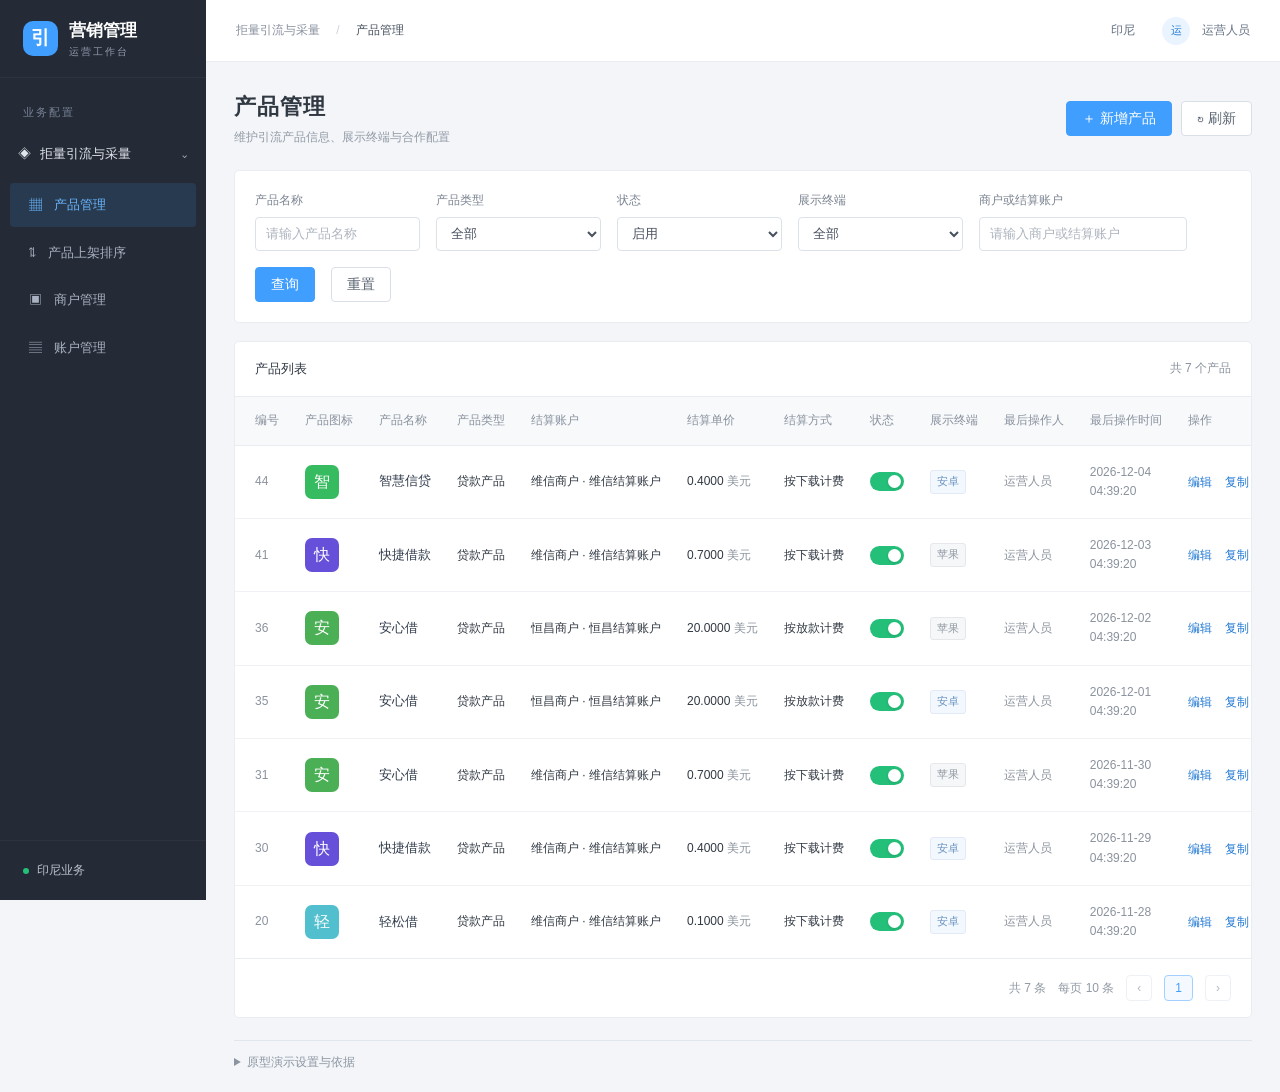
<file: index.html>
<!doctype html>
<html lang="zh-CN">
<head>
  <meta charset="utf-8">
  <meta name="viewport" content="width=device-width,initial-scale=1">
  <title>拒量引流 · 配置控台</title>
  <link rel="stylesheet" href="style.css">
</head>
<body>
  <aside class="sidebar">
    <div class="brand"><span class="brand-symbol">引</span><div>营销管理<span>运营工作台</span></div></div>
    <div class="nav-caption">业务配置</div>
    <div class="nav-group">◈ <span>拒量引流与采量</span><span>⌄</span></div>
    <nav aria-label="主导航">
      <button data-page="products" class="active"><span>▦</span>产品管理</button>
      <button data-page="sorting"><span>⇅</span>产品上架排序</button>
      <button data-page="merchants"><span>▣</span>商户管理</button>
      <button data-page="accounts"><span>▤</span>账户管理</button>
    </nav>
    <div class="sidebar-foot"><span class="online-dot"></span>印尼业务</div>
  </aside>
  <div class="workspace">
    <header><div>拒量引流与采量 <span class="slash">/</span> <span id="breadcrumb">产品管理</span></div><div class="user"><span>印尼</span><span class="avatar">运</span>运营人员</div></header>
    <main id="main"></main>
    <details class="demo-tools"><summary>原型演示设置与依据</summary><div class="demo-content">
      <p>本地静态原型 · 全部为演示数据 · 不连接生产系统</p>
      <label>产品操作权限 <select id="permission"><option value="all">编辑、复制、详情、操作记录</option><option value="edit">编辑和详情（无复制权限）</option><option value="copy">复制和详情（无编辑权限）</option><option value="edit-copy">编辑、复制和详情</option><option value="record">仅查看详情和操作记录</option><option value="read">仅查看详情</option></select></label>
      <label>异常演示 <select id="failure"><option value="none">正常</option><option value="save">编辑保存失败</option><option value="records">记录加载失败</option></select></label>
      <div class="demo-actions"><button id="resetDemo">恢复全部演示数据</button><button id="exportCreditConfig">导出产品展示配置</button><a href="credit-preview/index.html" target="_blank">查看信用报告列表原型 ↗</a><a href="说明.md" target="_blank">查看依据与未核实项 ↗</a></div>
      <p>界面参考历史截图与本轮确认；编辑产品默认分步确认，支持变更备注、附件及操作记录。产品类型、同端页面配置与复制操作按本轮确认补充，未经生产核实。</p>
      <p>数据保存在当前浏览器；刷新保留配置与记录，关闭弹窗清除未保存内容；切换模块保留已保存内容。定时任务仅保存配置，不自动执行。恢复演示数据会清除本原型中的全部修改。</p>
    </div></details>
  </div>
  <dialog id="modal"><form id="modalForm"><div class="modal-head"><div><h2 id="modalTitle"></h2><p id="modalSubtitle"></p></div><button type="button" class="icon-btn" data-close aria-label="关闭弹窗">×</button></div><div class="modal-body" id="modalBody"></div><div class="modal-footer" id="modalFooter"></div></form></dialog>
  <dialog id="confirmDialog"><div class="confirm-body"><div class="confirm-icon">!</div><h2 id="confirmTitle"></h2><p id="confirmText"></p></div><div class="modal-footer"><button id="confirmCancel">取消</button><button id="confirmOk" class="primary">确认</button></div></dialog>
  <dialog id="imageDialog"><div class="modal-head"><h2>图片预览</h2><button class="icon-btn" id="closeImage" aria-label="关闭图片预览">×</button></div><div class="image-body"><img id="largeImage" alt="图片预览"></div><div class="modal-footer" id="imageFooter"></div></dialog>
  <div id="toast" role="status" aria-live="polite"></div>
  <script src="app.js"></script>
</body>
</html>
</file>
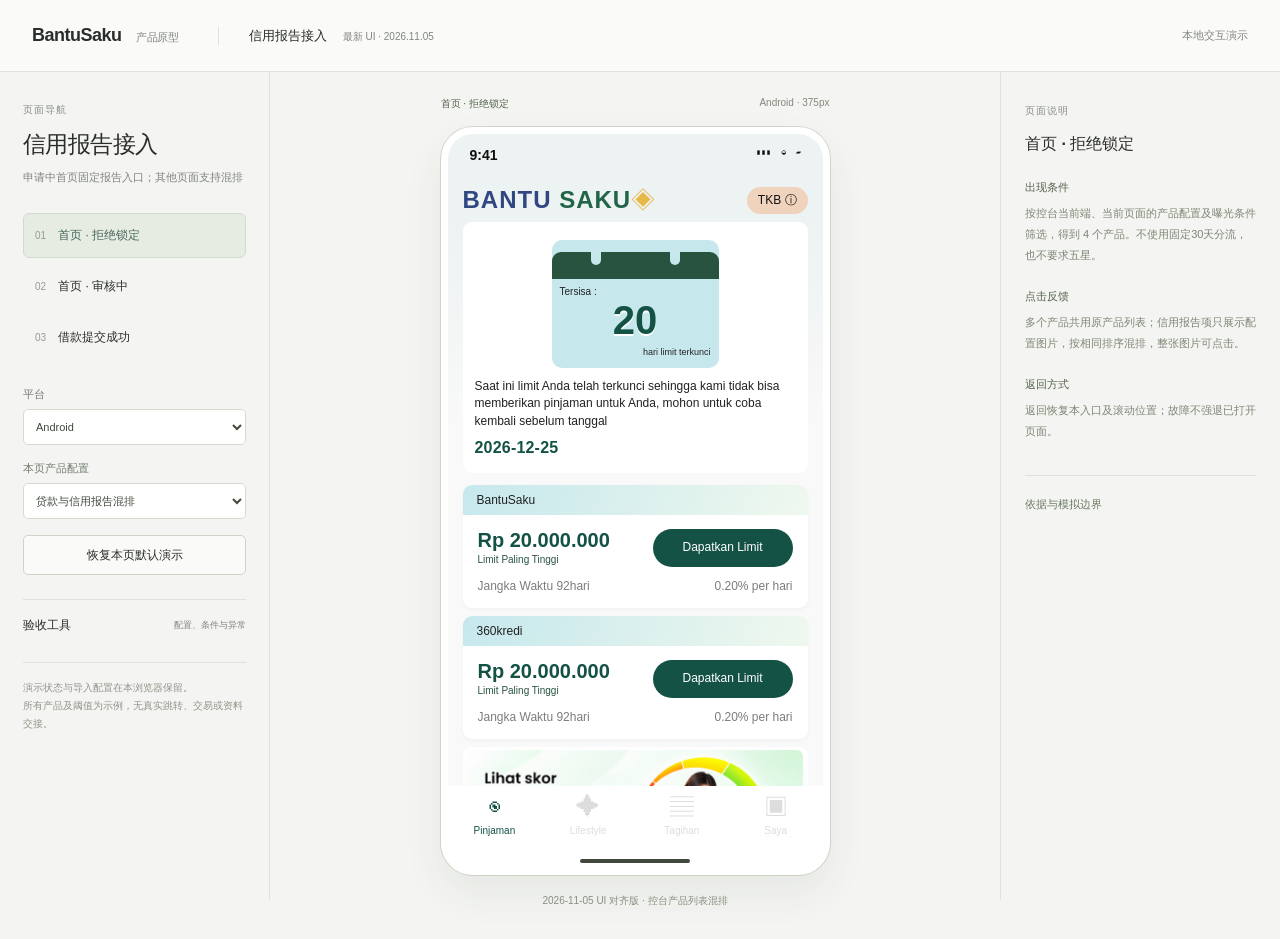
<file: credit-preview/index.html>
<!doctype html>
<html lang="zh-CN"><head><meta charset="utf-8"><meta name="viewport" content="width=device-width,initial-scale=1"><title>信用报告接入 · 控台产品列表版</title><link rel="stylesheet" href="style.css"><script defer src="rules.js"></script><script defer src="app.js"></script></head>
<body>
<header class="studio-header"><a href="../index.html" class="studio-brand">BantuSaku <span>产品原型</span></a><div>信用报告接入 <small>最新 UI · 2026.11.05</small></div><span class="local-label">本地交互演示</span></header>
<main class="workspace">
<aside class="sidebar"><p class="eyebrow">页面导航</p><h1>信用报告接入</h1><p class="subtle">申请中首页固定报告入口；其他页面支持混排</p>
<nav class="entry-nav" aria-label="原型页面"><button data-entry="lock"><span>01</span>首页 · 拒绝锁定</button><button data-entry="review"><span>02</span>首页 · 审核中</button><button data-entry="success"><span>03</span>借款提交成功</button></nav>
<label class="field">平台<select id="platform"><option value="android">Android</option><option value="ios">iOS</option></select></label>
<label class="field">本页产品配置<select id="scenario"><option value="mixed">贷款与信用报告混排</option><option value="single">仅一个信用报告</option><option value="reports">多个信用报告</option><option value="loans">仅贷款产品</option><option value="empty">没有可展示产品</option><option value="imported">读取导入的控台配置</option></select></label>
<button id="reset" class="secondary full">恢复本页默认演示</button>
<details class="tools" id="tools"><summary>验收工具 <span>配置、条件与异常</span></summary>
<details><summary>导入控台演示配置</summary><p class="tiny">在控台底部“原型演示设置与依据”导出配置后，选择该文件。仅传递产品及上架信息，不包含商户余额、交易或操作记录。</p><label class="field">配置文件<input id="configFile" type="file" accept="application/json,.json"></label><p id="importStatus" class="tiny"></p></details>
<details><summary>曝光条件与页面数据</summary><label class="field">实际剩余天数<input id="remaining" type="number" step="0.001" min="0" max="365"></label><label class="field">页面显示天数<input id="displayDays" type="number" min="0" max="365"></label><label class="check"><input id="riskRejected" type="checkbox">风控已拒绝</label><label class="check"><input id="inLock" type="checkbox">处于锁定场景</label><label class="check"><input id="fdc" type="checkbox">FDC非白名单用户</label><label class="field">历史评价状态（不影响产品展示）<select id="stars"><option value="5">已五星</option><option value="4">1—4星</option><option value="0">未评价</option></select></label><label class="field">无产品时原提交成功分支<select id="fallback"><option value="rating">原评价页</option><option value="dialog">原成功弹层</option></select></label><p class="tiny">示例贷款配置 ≥15天，信用报告配置 ≤60天，因此20天可混排。仅用于证明配置可重叠，不是业务默认阈值。产品筛选在原型中模拟，真实前端使用服务端返回列表。</p></details>
<details><summary>信用报告开关与故障</summary><label class="check"><input id="enabled" type="checkbox">信用报告展示开关</label><label class="field">故障范围<select id="faultScope"><option value="none">无故障</option><option value="shared">信用报告共用H5故障</option><option value="android">仅Android加载故障</option><option value="ios">仅iOS加载故障</option></select></label><button id="repair" class="secondary full">模拟修复（保持关闭）</button><button id="restore" class="secondary full">负责人确认恢复</button><button id="imageFailure" class="text-button">模拟首个信用报告图片加载失败</button><button id="stale" class="text-button">保留残留产品后关闭信用报告</button><p id="faultStatus" class="tiny"></p><p class="tiny">故障仅过滤信用报告，贷款产品保留；不强退已打开页面。</p></details>
<details><summary>打开异常</summary><label class="field">下次打开结果<select id="openResult"><option value="ok">正常打开</option><option value="network">打开失败</option></select></label></details>
<details><summary>当前配置筛选结果</summary><p id="decision" class="tiny"></p><p id="reason" class="tiny"></p></details>
<details><summary>复用位置曝光、点击的演示记录</summary><pre id="eventLog" class="tiny event-log"></pre><p class="tiny">仅本地观察记录，不发送正式埋点，不指定新事件名；正式旧事件与字段映射仍需研发核对。</p></details>
</details><p class="sidebar-foot">演示状态与导入配置在本浏览器保留。<br>所有产品及阈值为示例，无真实跳转、交易或资料交接。</p></aside>
<section class="preview-area" aria-label="交互原型预览"><div class="preview-toolbar"><span id="screenName"></span><span id="platformName"></span></div><div class="phone"><div class="statusbar"><span>9:41</span><span>▮▮▮　◒　▰</span></div><div id="phoneContent" class="phone-content"></div><div class="home-indicator"></div></div><p id="previewCaption" class="preview-caption"></p></section>
<aside class="inspector"><p class="eyebrow">页面说明</p><h2 id="guideTitle"></h2><dl><dt>出现条件</dt><dd id="guideAppear"></dd><dt>点击反馈</dt><dd id="guideClick"></dd><dt>返回方式</dt><dd id="guideBack"></dd></dl><details class="reference-notes"><summary>依据与模拟边界</summary><p>以2026-11-04本次确认取代原固定30天分流、拒量优先分支及五星门槛。三页读取控台位置配置。控台另立需求。</p><p>信用报告用户自行填写资料，BTSK不提供用户资料接口。示例信用报告 Banner 使用最新蓝湖切图；导入后使用控台实际上传图片。</p><p>独立共享故障的多合作方隔离、单产品场景数量计算时点等未决项见对比报告。</p><a href="https://lanhuapp.com/web/#/item/project/stage?tid=889cec77-b1b1-4af1-959b-e27a554893aa&amp;pid=1b84853c-53dc-4de3-8b4b-6cce943656aa">最新蓝湖 UI ↗</a><a href="README.md">构建与验证说明 ↗</a></details></aside>
</main><div id="toast" role="status" aria-live="polite"></div></body></html>
</file>
<file: style.css>
:root{--blue:#409eff;--blue-dark:#2279d3;--ink:#303842;--muted:#8a929d;--line:#e9edf2;--bg:#f3f5f8;--nav:#252b36;--green:#24bf79;--red:#e35252}
*{box-sizing:border-box}body{margin:0;background:var(--bg);font:14px/1.6 -apple-system,BlinkMacSystemFont,"PingFang SC","Microsoft YaHei",sans-serif;color:var(--ink)}button,input,select,textarea{font:inherit}button{cursor:pointer;white-space:nowrap;border:1px solid #d9dfe7;background:white;color:#5a6470;padding:6px 15px;border-radius:4px;line-height:1.5;transition:.15s}button:hover{border-color:var(--blue);color:var(--blue)}button:disabled{opacity:.45;cursor:not-allowed}button:focus-visible,a:focus-visible{outline:3px solid #9dcdfc;outline-offset:2px}input,select,textarea{border:1px solid #dce2e9;border-radius:4px;padding:7px 10px;color:#48515e;background:white;min-width:0}input:focus,select:focus,textarea:focus{outline:none;border-color:var(--blue);box-shadow:0 0 0 2px #409eff14}input::placeholder,textarea::placeholder{color:#adb4be}textarea{resize:vertical;min-height:85px;width:100%}a{color:var(--blue-dark);text-decoration:none}.primary{background:var(--blue);border-color:var(--blue);color:#fff}.primary:hover{background:#60acfa;border-color:#60acfa;color:white}.danger{color:var(--red)}.muted{color:var(--muted)}.small{font-size:12px}.sidebar{width:206px;background:var(--nav);position:fixed;inset:0 auto 0 0;color:#bac1ce;display:flex;flex-direction:column}.brand{height:78px;display:flex;align-items:center;gap:11px;padding:0 23px;color:white;font-size:17px;font-weight:600;border-bottom:1px solid #ffffff0b}.brand div>span{display:block;font-size:10px;color:#929cae;font-weight:400;letter-spacing:2px}.brand-symbol{width:35px;height:35px;border-radius:10px;background:var(--blue);display:grid;place-items:center;font-size:19px}.nav-caption{font-size:11px;padding:26px 23px 12px;color:#778295;letter-spacing:2px}.nav-group{display:flex;align-items:center;gap:9px;padding:10px 18px;color:#e2e6ed;font-size:13px}.nav-group span:last-child{margin-left:auto}nav{padding:5px 10px}nav button{width:100%;background:none;border:none;color:#a9b2c2;display:flex;align-items:center;gap:12px;text-align:left;padding:12px 19px;margin:4px 0;font-size:13px}nav button.active{background:#409eff20;color:#69b6ff}nav button:hover{color:#fff;background:#ffffff08}nav button.active:hover{background:#409eff20}.sidebar-foot{margin-top:auto;padding:20px 23px;border-top:1px solid #ffffff09;font-size:12px}.online-dot{display:inline-block;width:6px;height:6px;background:#24bf79;border-radius:50%;margin-right:8px}.workspace{margin-left:206px;min-height:100vh}header{height:62px;background:white;border-bottom:1px solid var(--line);display:flex;align-items:center;justify-content:space-between;padding:0 30px;color:#88919e;font-size:12px}#breadcrumb{color:#454f5e}.slash{margin:0 13px;color:#ccd1d9}.user{display:flex;gap:12px;align-items:center;color:#647082}.avatar{display:grid;place-items:center;background:#eaf4ff;color:var(--blue-dark);width:28px;height:28px;border-radius:50%;margin-left:15px;font-size:11px}main{padding:27px 28px 22px;min-height:calc(100vh - 140px)}.page-title{display:flex;justify-content:space-between;align-items:center;margin-bottom:23px;gap:12px}.page-title h1{margin:0;font-size:22px;font-weight:600;letter-spacing:1px}.page-title p{margin:4px 0 0;color:#939ba7;font-size:12px}.actions{display:flex;gap:9px;align-items:center;flex-wrap:wrap}.panel{background:#fff;border:1px solid var(--line);border-radius:5px}.filters{display:flex;gap:16px;align-items:end;flex-wrap:wrap;padding:20px;margin-bottom:18px}.filter{display:flex;flex-direction:column;gap:6px;font-size:12px;color:#7b8491}.filter input,.filter select{height:34px;width:165px;font-size:13px}.filter.wide input{width:208px}.table-wrap{overflow-x:auto}.table-bar{padding:17px 20px;display:flex;align-items:center;justify-content:space-between;border-bottom:1px solid var(--line);font-size:13px;font-weight:500}.table-bar .muted{font-weight:400;font-size:12px}table{border-collapse:collapse;width:100%;text-align:left;white-space:nowrap;font-size:12px}th{background:#f7f9fb;color:#8a929e;font-weight:500;padding:14px 13px;border-bottom:1px solid var(--line)}td{padding:17px 13px;border-bottom:1px solid #eff1f5;vertical-align:middle}tbody tr:hover{background:#fafcff}tbody tr:last-child td{border-bottom:none}td:first-child,th:first-child{padding-left:20px}td:last-child,th:last-child{padding-right:20px}.product-name{font-weight:500;color:#303b4b;font-size:13px}.product-cell{display:flex;align-items:center;gap:10px}.logo{width:34px;height:34px;border-radius:7px;background:var(--logo,#49b78c);color:#fff;display:grid;place-items:center;font-size:16px;overflow:hidden;flex-shrink:0}.logo img{width:100%;height:100%;object-fit:cover}.tag{border:1px solid #e1eaf6;background:#f3f8ff;color:#6791be;border-radius:3px;font-size:11px;padding:2px 6px;display:inline-block}.tag.gray{border-color:#e5e7eb;background:#f6f7f9;color:#939aa4}.link{background:none;border:none;padding:0;color:var(--blue-dark);font-size:12px}.link:hover{text-decoration:underline}.link.danger{color:var(--red)}.row-actions{display:flex;gap:13px}.switch{padding:0;width:34px;height:19px;border:0;border-radius:12px;background:#c9cfd8;position:relative;vertical-align:middle}.switch:after{content:"";position:absolute;left:3px;top:3px;width:13px;height:13px;border-radius:50%;background:white;box-shadow:0 1px 3px #0002}.switch.on{background:var(--green)}.switch.on:after{left:18px}.status{display:flex;gap:7px;align-items:center;font-size:11px;color:#8e97a3}.pagination{display:flex;justify-content:flex-end;align-items:center;gap:12px;padding:16px 20px;border-top:1px solid var(--line);font-size:12px;color:#929aa6}.pagination button{padding:3px 10px}.pagination .current{color:var(--blue);border-color:#a4d0ff;background:#f3f9ff}.empty{text-align:center;color:#9aa2af;padding:60px!important}.tabs{display:flex;gap:28px;border-bottom:1px solid var(--line);padding:0 20px}.tabs button{border:0;background:none;padding:16px 0;border-radius:0;color:#737e8e}.tabs button.active{color:var(--blue-dark);border-bottom:2px solid var(--blue)}.sort-input{width:80px}.off-row{background:#fffce8}.off-row:hover{background:#fff9d6}.drag-handle{cursor:grab;color:#a3adb9;font-size:20px}.dragging{opacity:.4}.demo-tools{margin:0 28px 20px;color:#8b95a2;font-size:12px;border-top:1px solid #e1e6ed;padding-top:12px}.demo-tools summary{cursor:pointer}.demo-content{padding:12px 0;max-width:1000px}.demo-content label{display:inline-flex;flex-direction:column;gap:5px;margin:0 16px 12px 0}.demo-content select{font-size:12px}.demo-content p{max-width:900px;margin:8px 0}.demo-actions{display:flex;align-items:center;gap:18px}.demo-actions button{font-size:12px}dialog{border:0;padding:0;border-radius:7px;background:white;color:var(--ink);box-shadow:0 16px 70px #18212f33;max-height:90vh;width:760px;max-width:calc(100vw - 40px)}dialog::backdrop{background:#1b253966}#modalForm{display:flex;flex-direction:column;max-height:90vh}.modal-head{display:flex;align-items:flex-start;justify-content:space-between;padding:21px 25px 17px;border-bottom:1px solid var(--line)}.modal-head h2{margin:0;font-size:17px;font-weight:600}.modal-head p{font-size:12px;color:#939da9;margin:4px 0 0}.icon-btn{border:0;background:none;padding:0 2px;font-size:24px;color:#9aa4b1;line-height:1}.modal-body{padding:25px 32px;overflow:auto;min-height:0}.modal-footer{padding:14px 25px;border-top:1px solid var(--line);display:flex;justify-content:flex-end;gap:9px;background:#fff;border-radius:0 0 7px 7px}.field-row{display:flex;align-items:flex-start;gap:16px;margin-bottom:20px}.field-row>label{width:145px;flex-shrink:0;text-align:right;font-size:13px;color:#7e8794;padding-top:7px}.required:before{content:"*";color:var(--red);margin-right:5px}.field-content{flex:1;min-width:0}.field-content>input,.field-content>select{width:100%;height:35px;font-size:13px}.help{font-size:11px;color:#a0a8b3;margin-top:5px}.section-label{font-size:13px;font-weight:600;margin:25px 0 20px;padding-bottom:10px;border-bottom:1px solid var(--line)}.section-label:first-child{margin-top:0}.grid-two{display:grid;grid-template-columns:1fr 1fr;gap:12px}.upload{border:1px dashed #d2d9e4;display:flex;align-items:center;justify-content:center;border-radius:5px;width:94px;height:94px;background:#fafbfd;cursor:pointer}.upload .logo{width:76px;height:76px;font-size:32px}.upload img{width:76px;height:76px;object-fit:contain}.upload input{display:none}.steps{display:flex;gap:15px;align-items:center;margin-bottom:25px;padding:13px 15px;background:#f5f9ff;border-radius:5px;color:#8d9caf;font-size:12px}.steps .selected{color:var(--blue-dark);font-weight:500}.steps .line{flex:1;height:1px;background:#dce9f9}.notice{padding:11px 14px;background:#f3f8ff;border:1px solid #dfedfe;color:#6b89aa;font-size:12px;border-radius:4px;margin-bottom:20px}.error{color:var(--red);font-size:12px;margin-top:6px}.changes{white-space:normal;margin-bottom:20px}.changes td{overflow-wrap:anywhere}.changes td:nth-child(2){color:#939aa5}.changes td:nth-child(3){background:#f2fbf7;color:#299567}.thumbs{display:flex;gap:9px;flex-wrap:wrap;margin:10px 0}.thumbs button{padding:0;overflow:hidden;border-radius:5px}.thumbs img{display:block;width:62px;height:62px;object-fit:cover}.detail-grid{display:grid;grid-template-columns:140px 1fr;gap:17px 20px;font-size:13px}.detail-grid dt{color:#8c95a1}.detail-grid dd{margin:0;overflow-wrap:anywhere;white-space:pre-wrap}.record-table{white-space:normal;min-width:810px}.record-table td{vertical-align:top}.record-table th:first-child{width:145px}.record-table th:nth-child(2){width:100px}.record-table th:nth-child(3){width:90px}.record-table th:nth-child(5){width:200px}.record-summary{font-size:12px;line-height:1.9;color:#687484}.confirm-body{padding:30px;text-align:center}#confirmDialog{width:420px}.confirm-icon{margin:auto;background:#fff5e8;color:#e9a23b;border-radius:50%;width:36px;height:36px;display:grid;place-items:center;font-size:22px}.confirm-body h2{font-size:17px}.confirm-body p{font-size:13px;color:#929ba7;white-space:pre-line}#imageDialog{width:800px}.image-body{display:grid;place-items:center;min-height:230px;padding:20px;background:#f5f7fa}.image-body img{max-width:100%;max-height:65vh;object-fit:contain}#toast{position:fixed;top:22px;left:50%;transform:translateX(-50%) translateY(-15px);z-index:9999;box-shadow:0 5px 24px #24364b22;padding:11px 23px;background:white;border:1px solid #dbeee4;border-radius:6px;color:#269d65;opacity:0;pointer-events:none;transition:.2s;max-width:90vw}#toast.visible{opacity:1;transform:translateX(-50%) translateY(0)}#toast.error-toast{color:var(--red);border-color:#f4d5d5}.number{font-variant-numeric:tabular-nums}.balance{font-size:14px;font-weight:500}.chips{display:flex;gap:7px;flex-wrap:wrap}.chip{font-size:12px;color:#6986a3;background:#f1f5fa;border-radius:3px;padding:4px 8px}.check-row{display:flex;align-items:center;gap:10px;padding:13px;border-bottom:1px solid var(--line)}.check-row input{width:16px;height:16px}.check-row .tag{margin-left:auto}.task{border:1px solid var(--line);border-radius:5px;padding:16px;margin-bottom:15px}.task .grid-two{align-items:end}.task label{display:flex;flex-direction:column;gap:5px;font-size:12px;color:#88929f}.task-top{display:flex;justify-content:space-between;margin-bottom:12px}.task-summary{font-size:12px;color:#7c8795}.error-state{text-align:center;padding:40px;color:#929ba7}.error-state button{margin-top:15px}.image-preview{cursor:zoom-in}#modal.wide{width:1030px}@media(min-width:1600px){main{padding:30px 38px}.demo-tools{margin-left:38px;margin-right:38px}td{padding-top:21px;padding-bottom:21px}}@media(max-width:1050px){.sidebar{width:174px}.workspace{margin-left:174px}.brand{padding:0 16px}main{padding:22px 18px}.demo-tools{margin-left:18px;margin-right:18px}.filter input,.filter select{width:150px}.page-title h1{font-size:20px}}@media(max-width:700px){.sidebar{width:62px}.brand{padding:0 13px}.brand>div,.nav-caption,.nav-group,.sidebar-foot{display:none}nav{padding:8px}nav button{font-size:0;padding:12px 10px}nav button span{font-size:20px}.workspace{margin-left:62px}header{padding:0 15px}.user>span:first-child{display:none}.user{font-size:11px;gap:5px}.avatar{margin-left:0}main{padding:19px 12px}.page-title{align-items:flex-start}.page-title p{max-width:200px}.page-title .actions{justify-content:flex-end}.filters{padding:14px;gap:12px}.filter{flex:1;min-width:130px}.filter input,.filter select,.filter.wide input{width:100%}.modal-body{padding:20px}.field-row{flex-direction:column;gap:5px;margin-bottom:15px}.field-row>label{text-align:left;width:auto;padding:0}.field-content{width:100%}.grid-two{grid-template-columns:1fr}.detail-grid{grid-template-columns:95px 1fr}.demo-tools{margin-left:12px;margin-right:12px}}
/* 新增、编辑产品：参考控台分区表单 */
#main #modalForm.product-editor{max-height:none;display:block}
.product-editor>.modal-head{background:#fff;padding:23px 26px;border:1px solid var(--line);border-radius:5px;margin-bottom:20px;align-items:center}
.product-editor>.modal-head h2{font-size:21px;color:#303842}
.product-editor>.modal-body{padding:0;overflow:visible}
.unsaved-warning{color:#d99a32;background:#fffbf2;border:1px solid #f4e7cb;border-radius:4px;padding:10px 16px;margin:0 0 22px;font-size:12px}
.product-sections{display:grid;grid-template-columns:1fr 1fr;gap:25px 24px;align-items:stretch;background:#fff;padding:26px;border:1px solid var(--line);border-radius:5px}
.product-section{min-width:0;display:flex;flex-direction:column}
.product-section h3{margin:0 0 15px;display:flex;align-items:center;gap:9px;font-size:15px;font-weight:600}
.product-section h3:before{content:"";height:17px;width:4px;border-radius:3px;background:var(--blue)}
.product-section-body{flex:1;border:1px solid #e6ebf2;box-shadow:0 3px 15px #24364b05;border-radius:7px;padding:24px 20px;display:grid;grid-template-columns:1fr 1fr;gap:20px 22px;align-content:start}
.product-editor .field-row{margin:0;gap:8px;flex-direction:column}
.product-editor .field-row>label{width:auto;text-align:left;padding:0;font-size:12px;color:#78828e}
.product-editor .field-content{width:100%}
.product-editor .field-content>input,.product-editor .field-content>select{height:36px;font-size:12px}
.product-editor .help{line-height:1.6;font-size:11px}
.product-editor .upload{width:104px;height:104px;background:white}
.upload-plus{font-size:32px;color:#9ba4af;font-weight:300}
.product-editor input[type=color]{width:58px;height:40px;padding:4px;cursor:pointer}
.product-editor .full-section{grid-column:1/-1}
.product-editor .full-section .product-section-body{grid-template-columns:1fr 1fr}
.product-editor .brand-section .product-section-body{grid-template-columns:1.4fr 1fr}
.product-editor .tags-section .product-section-body{display:block}
.product-tags{display:flex;flex-wrap:wrap;gap:10px;margin:3px 0 18px;min-height:30px;align-items:center}
.product-tag{display:inline-flex;align-items:center;gap:10px;background:#f7f9fc;border:1px solid #e0e5ee;border-radius:20px;padding:5px 11px;color:#697380;font-size:12px}
.product-tag button{border:0;background:none;color:#e07171;padding:0 2px;font-size:17px;line-height:1}
.tag-entry{display:flex;gap:12px;align-items:center;flex-wrap:wrap}.tag-entry input{max-width:200px;width:100%;font-size:12px}
.exposure-inputs{display:flex;align-items:center;gap:10px;color:#89929e;font-size:12px}.exposure-inputs select{width:128px}.exposure-inputs input{width:180px}
.exposure-check{display:flex;align-items:center;gap:8px;height:36px;font-size:13px;color:#596575}.exposure-check input{width:15px;height:15px}
.product-editor>.modal-footer{position:sticky;bottom:0;z-index:2;margin-top:20px;padding:16px 26px;border:1px solid var(--line);box-shadow:0 -5px 18px #24364b05;border-radius:5px}
.product-editor .changes td{white-space:normal}
@media(min-width:1800px){.product-editor .field-row{flex-direction:row;align-items:flex-start;gap:12px}.product-editor .field-row>label{width:120px;text-align:right;padding-top:7px}.product-section-body{padding:30px 24px;gap:22px 26px}}
@media(max-width:1100px){.product-sections{grid-template-columns:1fr;padding:20px;gap:24px}.product-section-body{padding:20px}.product-editor .full-section{grid-column:auto}}
@media(max-width:700px){.product-section-body,.product-editor .full-section .product-section-body{grid-template-columns:1fr}.product-sections{padding:16px}.exposure-inputs{flex-wrap:wrap}.exposure-inputs input{width:150px}.product-editor>.modal-footer{padding:12px 16px}.product-editor>.modal-head{padding:18px}.product-editor .brand-section .product-section-body{grid-template-columns:1fr 1fr}}

/* 上架配置：终端与曝光页面 */
.placement-toolbar{display:flex;align-items:center;justify-content:space-between;gap:16px;padding:18px 20px;background:#fff;border-bottom:1px solid var(--line)}
.terminal-switch{display:flex;gap:0;border:1px solid #dce3ec;border-radius:5px;overflow:hidden}
.terminal-switch button{border:0;border-radius:0;background:#fff;padding:8px 22px;color:#737e8e}
.terminal-switch button+button{border-left:1px solid #dce3ec}
.terminal-switch button.active{background:#edf5ff;color:var(--blue-dark);font-weight:600}
@media(max-width:700px){.placement-toolbar{padding:14px 12px;flex-wrap:wrap}.terminal-switch button{padding:8px 15px}.tabs{gap:20px;padding:0 12px;overflow-x:auto;white-space:nowrap}.table-bar{gap:12px;flex-wrap:wrap}}

/* 页签与当前页操作并排 */
.placement-pagebar{display:flex;align-items:center;justify-content:space-between;gap:20px;padding-right:20px;border-bottom:1px solid var(--line)}
.placement-pagebar>.tabs{border-bottom:0;min-width:0}
.placement-actions{display:flex;align-items:center;gap:10px;flex-shrink:0;padding:10px 0}
@media(max-width:1000px){.placement-pagebar{flex-wrap:wrap;gap:0;padding-right:0}.placement-actions{margin-left:auto;padding:0 20px 12px}}
@media(max-width:700px){.placement-actions{flex-wrap:wrap;padding:0 12px 12px;gap:8px}.placement-actions button{font-size:12px;padding:6px 10px}}

/* 信用报告产品图片 */
.product-editor .report-image-section .product-section-body{grid-template-columns:1fr}
.product-editor .upload.report-upload{width:340px;max-width:100%;height:auto;aspect-ratio:340/120;overflow:hidden;background:#fafbfd}
.report-upload>span{display:flex;align-items:center;justify-content:center;width:100%;height:100%;min-height:100px}
.product-editor .report-upload img{display:block;width:100%;height:auto;max-height:120px;object-fit:contain}
.report-thumb{display:inline-flex;align-items:center;justify-content:center;width:85px;height:30px;border-radius:4px;overflow:hidden;background:#f3f8ff;color:#6791be;font-size:11px}
.report-thumb img{width:100%;height:100%;object-fit:contain}
.report-review-image,.detail-report-image{display:block;max-width:340px;width:100%;height:auto;object-fit:contain}
</file>
<file: credit-preview/style.css>
:root{--accent:#47675b;--ink:#292d2b;--muted:#808580;--line:#dfe2dc;--soft:#f4f5f2;--panel:#eaede7;font:14px Inter,-apple-system,BlinkMacSystemFont,"PingFang SC","Segoe UI",Arial,sans-serif;color:var(--ink);background:var(--soft);font-synthesis:none}*{box-sizing:border-box}body{margin:0}button,input,select{font:inherit}button{color:inherit;cursor:pointer}button:disabled{opacity:.4;cursor:default}a{color:var(--accent);text-underline-offset:3px}button,a,input,select,summary{outline-offset:3px}button:focus-visible,a:focus-visible,input:focus-visible,select:focus-visible,summary:focus-visible{outline:2px solid var(--accent)}h1,h2,h3,p{margin:0}p{line-height:1.65}button{border:0;background:none}small{font-size:11px;color:var(--muted);line-height:1.5}summary{cursor:pointer;list-style:none}summary::-webkit-details-marker{display:none}.full{width:100%}.center{text-align:center}.muted,.subtle{color:var(--muted)}.studio-header{height:72px;display:flex;align-items:center;gap:40px;border-bottom:1px solid var(--line);padding:0 32px;background:#fafbf8}.studio-brand{font-weight:700;font-size:18px;text-decoration:none;letter-spacing:-.5px;color:var(--ink)}.studio-brand span{font-weight:400;font-size:11px;margin-left:10px;color:var(--muted)}.studio-header>div{font-size:13px;border-left:1px solid var(--line);padding-left:30px}.studio-header small{margin-left:12px;font-size:10px}.local-label{margin-left:auto;color:var(--muted);font-size:11px}.workspace{max-width:1480px;margin:auto;display:grid;grid-template-columns:270px minmax(415px,1fr) 280px;align-items:start;min-height:calc(100vh - 72px)}.sidebar{border-right:1px solid var(--line);padding:30px 23px;min-height:calc(100vh - 72px)}.eyebrow{font-size:10px;color:#888e86;letter-spacing:1px;margin-bottom:10px}.sidebar h1{font-size:23px;letter-spacing:-.6px;margin-bottom:8px}.sidebar .subtle{font-size:11px}.entry-nav{display:grid;gap:6px;margin:27px 0}.entry-nav button{display:flex;align-items:center;gap:12px;text-align:left;padding:13px 11px;font-size:12px;border:1px solid transparent;border-radius:6px}.entry-nav button>span{font-size:10px;color:#959b91}.entry-nav button.active{color:var(--accent);background:#e7ece3;border-color:#d2dbce}.entry-nav button:hover{background:#ecefe8}.field{display:block;font-size:11px;color:#727a6d;margin:16px 0}.field select,.field input{margin-top:7px;display:block;width:100%;border:1px solid #d5dbd0;border-radius:5px;background:#fff;padding:9px 8px;font-size:11px;color:#414a3c;min-height:36px}.secondary{border:1px solid #ced5c7;background:#fafbf8;padding:10px 12px;border-radius:5px;font-size:12px;line-height:1.5}.tools{margin-top:24px;border-top:1px solid var(--line);padding-top:17px}.tools>summary{font-size:12px;display:flex;align-items:center;justify-content:space-between}.tools>summary span{font-size:9px;color:var(--muted)}.tools>details{border-top:1px solid var(--line);padding:14px 0;margin-top:14px}.tools>details>summary{font-size:11px;color:#687460}.tools>details>summary:after{content:'＋';float:right}.tools>details[open]>summary:after{content:'−'}.tools .secondary{font-size:10px;margin-top:9px}.check{display:flex;align-items:center;gap:7px;font-size:11px;margin:14px 0;color:#697362}input[type=checkbox],input[type=radio]{accent-color:var(--accent)}.tiny{font-size:10px;color:#8b9185;line-height:1.75;margin:9px 0}.sidebar-foot{font-size:10px;color:#909589;margin-top:28px;padding-top:16px;border-top:1px solid var(--line);line-height:1.8}.preview-area{display:flex;align-items:center;flex-direction:column;padding:25px 18px 30px}.preview-toolbar{width:389px;display:flex;justify-content:space-between;font-size:10px;color:#82897b;margin-bottom:16px}.preview-toolbar>span:first-child{color:#53624c}.phone{width:389px;height:min(826px,calc(100vh - 152px));min-height:480px;border:7px solid white;border-radius:32px;background:#fff;box-shadow:0 18px 40px #31392c12,0 0 0 1px #d3dacb;overflow:hidden;position:relative;display:flex;flex-direction:column}.statusbar{height:35px;min-height:35px;background:#f4f5f2;padding:9px 22px 0;display:flex;justify-content:space-between;font-weight:650;font-size:12px}.statusbar>span:last-child{font-size:10px}.phone-content{flex:1;min-height:0;position:relative;background:#f4f5f2;overflow:hidden}.screen-body{height:100%;overflow-y:auto;overscroll-behavior:contain;scrollbar-width:none;display:flex;flex-direction:column}.screen-body::-webkit-scrollbar{display:none}.home-indicator{height:4px;width:110px;border-radius:5px;background:#41483c;position:absolute;bottom:5px;left:50%;transform:translateX(-50%);z-index:12;pointer-events:none}.phone:after{content:'';height:14px;min-height:14px;background:#fff}.preview-caption{font-size:10px;color:#8b9383;line-height:1.7;margin-top:17px;text-align:center;max-width:400px}.inspector{border-left:1px solid var(--line);padding:31px 24px;min-height:calc(100vh - 72px)}.inspector h2{font-size:16px;margin:14px 0 25px}.inspector dl{margin:0}.inspector dt{font-size:11px;font-weight:600;margin:22px 0 8px;color:#56634c}.inspector dd{font-size:11px;line-height:1.95;color:#7d8674;margin:0}.reference-notes{font-size:10px;line-height:1.85;border-top:1px solid var(--line);margin-top:32px;padding-top:18px;color:#8a9182}.reference-notes summary{font-size:11px;color:#6b765e}.reference-notes p{margin-top:13px}.reference-notes a{display:block;margin-top:12px}#decision{font-size:11px;color:var(--accent);margin-top:12px}#reason p{font-size:10px;color:#888f80;margin-top:5px}#toast{position:fixed;bottom:24px;left:50%;transform:translateX(-50%);max-width:90%;font-size:12px;line-height:1.6;color:white;background:#333b2e;padding:12px 20px;border-radius:8px;z-index:100;opacity:0;pointer-events:none;transition:opacity .15s}#toast.visible{opacity:1}
/* Grayscale mobile prototype; preserve the source page's module order. */
.app-header{display:flex;align-items:center;justify-content:space-between;height:52px;min-height:52px;padding:0 15px}.wordmark{font-size:21px;letter-spacing:.2px;color:#444943}.tkb{font-size:11px;background:#e5e7e1;border-radius:20px;padding:5px 9px}.title-header{justify-content:flex-start;gap:14px;background:white}.title-header strong{font-size:17px}.back{font-size:28px;line-height:1;padding:0 5px;min-width:26px;min-height:36px}.app-main{padding:0 15px 16px;display:flex;flex:1;flex-direction:column;gap:10px}.lock-card{background:white;border-radius:9px;padding:28px 26px 25px}.calendar{height:116px;width:167px;border-radius:8px;background:#e4e7e1;position:relative;margin:12px auto 24px;flex-shrink:0}.calendar:before,.calendar:after{content:'';position:absolute;width:9px;height:25px;background:#bec5b8;top:-12px;border-radius:6px;left:38px}.calendar:after{left:auto;right:38px}.calendar-top{height:27px;background:#727d69;border-radius:8px 8px 0 0}.calendar>span{font-size:10px;display:block;margin:6px 8px}.calendar>strong{font-size:39px;display:block;text-align:center;line-height:.9;color:#4e5946}.calendar>small{font-size:10px;display:block;text-align:right;padding:8px}.lock-card>p{font-size:12px;line-height:1.5;color:#444}.lock-card>p>strong{display:block;font-size:17px;color:#505c47;letter-spacing:.3px}.lock-card h2{font-size:18px;text-align:center;margin-bottom:15px}.large-symbol{display:block;font-size:60px;text-align:center;color:#79846f;margin:20px 0}.points-banner{background:#e2e6dc;border-radius:8px;padding:16px 12px;display:flex;gap:10px;align-items:center;text-align:left;min-height:87px;width:100%;flex-shrink:0}.placeholder-art{background:#d0d6c9;color:#8c9682;border-radius:9px;display:flex;justify-content:center;align-items:center;font-size:35px;width:50px;height:55px;flex-shrink:0}.points-banner strong{font-size:15px;line-height:1.1;font-weight:600;display:block}.points-banner small{display:block;font-size:9px;color:#727b68;margin-top:9px}.points-banner b{font-size:23px;margin-left:auto}.page-spacer{flex:1;min-height:24px}.privacy{font-size:11px;color:#a2a79a;text-align:center;padding:21px 0 8px;text-decoration:underline}.app-bottom{display:flex;min-height:62px;padding:8px 0;background:#fff;position:sticky;bottom:0;z-index:2;flex-shrink:0;margin-top:auto;border-top:1px solid #eff0ec}.app-bottom button{width:25%;display:flex;flex-direction:column;align-items:center;gap:6px;font-size:10px;color:#b2b7ab}.app-bottom button span{font-size:22px;line-height:24px}.app-bottom button.selected{color:#424a3a}.report-card{width:100%;border:1px solid #c6d2bd;border-left:3px solid var(--accent);border-radius:8px;padding:16px 13px;display:flex;align-items:center;gap:11px;text-align:left;background:white;flex-shrink:0}.report-icon{color:var(--accent);width:42px;height:48px;flex-shrink:0;display:grid;place-items:center;background:#edf1e8;border-radius:7px}.report-icon svg{width:35px;height:35px}.report-copy{display:flex;flex-direction:column;flex:1;gap:5px}.report-copy small{font-size:10px;color:#8d9684}.report-copy>strong{font-size:15px;font-weight:600;color:#3d503a;letter-spacing:-.3px}.report-copy>span{font-size:11px;color:#7e8874}.report-copy>b{font-size:11px;color:var(--accent);margin-top:5px}.report-copy i{font-style:normal;float:right}.overview{display:grid;grid-template-columns:1fr 1fr;grid-template-rows:80px 90px;gap:9px;flex-shrink:0}.limit-block{grid-row:1/3;border-radius:9px;background:#e1e5db;padding:19px 10px 10px;text-align:center;overflow:hidden}.limit-block>span{font-size:12px}.limit-block>strong{font-size:21px;display:block;margin-top:5px}.limit-block .placeholder-art{margin:10px auto 0;height:45px;width:70px}.limit-block small{display:block;background:#aab3a0;color:#fff;border-radius:5px;font-size:10px;padding:6px;margin-top:3px}.member-block,.coin-block{background:#e1e5db;border-radius:9px;text-align:center;display:flex;flex-direction:column;align-items:center;justify-content:center;gap:7px}.member-block strong{background:#6d7c62;color:#fff;font-size:17px;border-radius:5px;padding:0 12px}.member-block>span{font-size:13px}.coin-block{gap:2px;padding:6px}.coin-block .placeholder-art{width:30px;height:30px;font-size:23px}.coin-block strong{font-size:11px;line-height:1.3;font-weight:550}.verification{background:white;border-radius:8px;display:flex;align-items:center;gap:12px;padding:14px 17px;font-size:20px}.verification>span{font-size:13px}.order-card,.usage-card{background:white;border-radius:9px;padding:20px 25px}.row{display:flex;align-items:center;justify-content:space-between;gap:12px}.order-card>.row{font-size:12px;border-bottom:1px dashed #ddd;padding-bottom:16px}.order-card>.row strong{font-size:14px}.two-columns{display:flex;align-items:flex-start;justify-content:space-between;gap:12px;padding-top:20px;padding-bottom:18px}.two-columns>div:last-child{text-align:right}.two-columns strong{font-size:16px;font-weight:600}.two-columns small{display:block;margin-top:9px;font-size:11px}.usage-card h2{font-size:18px;font-weight:550;margin:2px 0 12px}.usage-card>p{font-size:11px;color:#909787;margin-bottom:10px}.usage-card .two-columns{border-top:1px dashed #ddd}.usage-card p.center{font-size:11px;color:#555;margin:12px -12px 0}.primary{background:var(--accent);border:0;color:white;border-radius:25px;padding:12px 18px;min-height:43px;line-height:1.4;font-size:13px;font-weight:550}.order-card .primary:disabled{background:#bdc4b6;opacity:1}.text-button{color:var(--accent);font-size:11px;padding:12px 0;line-height:1.6}.success-main{background:white}.success-status{display:flex;align-items:center;gap:17px;padding:19px 17px;background:#e1e6da;border-radius:8px}.seal{width:48px;height:48px;flex-shrink:0;background:#7b8970;color:white;border-radius:15px;font-size:28px;display:grid;place-items:center}.success-status h2{font-size:14px;line-height:1.35;margin-bottom:5px;font-weight:550}.success-status p{font-size:11px;line-height:1.5;color:#6f7965}.legacy-main{padding:0;overflow:hidden;background:white;flex:1}.legacy-reference{filter:grayscale(1);width:100%;display:block;margin-top:-94px}.rating-main{text-align:center;justify-content:center;background:white;padding-bottom:60px}.rating-main h2{font-size:19px}.rating-main p{font-size:12px;color:#8b9382}.rating-stars{display:flex;justify-content:center;margin:14px 0}.rating-stars button{font-size:34px;color:var(--accent);padding:2px}
/* Third-party H5 is a handoff placeholder, not a copy of its product. */
.h5 .screen-body{background:#fff}.webview-bar{display:flex;align-items:center;justify-content:space-between;padding:5px 11px;height:51px;min-height:51px;border-bottom:1px solid #eceee7;background:white;position:sticky;top:0;z-index:3}.webview-bar strong{font-size:12px}.handoff-page{flex:1;display:flex;flex-direction:column;text-align:center;padding:50px 25px 25px}.handoff-symbol{width:64px;height:64px;background:#f0f3ec;color:var(--accent);border-radius:12px;display:grid;place-items:center;margin:10px auto 25px}.handoff-symbol svg{width:42px;height:42px}.handoff-page h1{font-size:23px;margin-bottom:15px;font-weight:600}.handoff-page>p{font-size:12px;color:#8c9482;line-height:1.7}.handoff-lines{display:grid;gap:12px;margin:36px 12px}.handoff-lines i{height:10px;border-radius:3px;background:#eff1eb}.handoff-lines i:nth-child(2){width:75%}.credit-guide{border:1px solid #d3ddc9;border-radius:9px;background:white;padding:19px 17px;flex-shrink:0}.credit-guide-head{display:flex;align-items:center;gap:8px;margin-bottom:12px}.credit-guide-head .report-icon{width:27px;height:31px;background:transparent}.credit-guide-head svg{width:26px;height:26px}.credit-guide-head small{font-size:10px;color:#88967c}.credit-guide h2{font-size:18px;line-height:1.35;font-weight:600;color:#3b4f34;margin-bottom:9px;letter-spacing:-.3px}.credit-guide>p{font-size:11px;color:#838f76;line-height:1.7}.check-list{list-style:none;margin:16px 0 21px;padding:0}.check-list li{position:relative;padding-left:23px;font-size:11px;line-height:1.7;margin:9px 0;color:#66745b}.check-list li:before{content:'✓';position:absolute;left:0;top:1px;width:15px;height:15px;border:1px solid #a5b497;border-radius:50%;color:var(--accent);display:grid;place-items:center;font-size:10px}.credit-guide-foot{display:flex;align-items:center;justify-content:space-between;gap:8px;font-size:9px;color:#96a08c;margin-top:13px}.credit-guide-foot small{font-size:9px}
/* Modals are anchored to the phone viewport, independently of page scrolling. */
.has-modal .screen-body{overflow:hidden}.modal-scrim{position:absolute;inset:0;z-index:10;display:flex;align-items:center;justify-content:center;padding:22px;background:#2228}.bottom-sheet-scrim{align-items:flex-end;padding:0}.sheet{position:relative;width:100%;max-height:95%;overflow-y:auto;overscroll-behavior:contain;background:white;border-radius:17px 17px 0 0;padding:25px 22px 20px;scrollbar-width:thin}.sheet.dialog{border-radius:12px;text-align:center;padding-top:27px;max-height:90%}.sheet>h2{font-size:18px;line-height:1.4;margin-bottom:12px;font-weight:600}.sheet>p{font-size:12px;color:#87917b;line-height:1.7;margin-bottom:16px}.sheet>.provider{text-align:left;margin-top:0;margin-bottom:18px;font-size:9px!important}.sheet .primary{margin-top:8px}.sheet-close{position:absolute;top:12px;right:12px;font-size:24px;line-height:22px;color:#9aa58d;width:25px;height:25px}.consent-data{border:1px solid #e0e7d7;padding:15px;border-radius:8px;margin:18px 0}.consent-data h3{font-size:12px;margin-bottom:10px}.consent-data p{font-size:11px;color:#8d9782}.consent-row{display:flex;align-items:flex-start;gap:8px;font-size:10px;color:#7b886e;line-height:1.7;margin:17px 0}.consent-row input{margin:3px 0 0;flex-shrink:0;width:15px;height:15px}.price-box{background:#f5f7f0;border-radius:7px;padding:16px;margin:19px 0;font-size:11px}.price-box>.row{margin:12px 0;align-items:flex-start}.price-box>.row:first-child{margin-top:0}.price-box>.row strong{font-size:12px;text-align:right}.price-box>.total strong{font-size:20px}.modal-symbol{font-size:40px;color:var(--accent);display:block;margin:0 0 17px}.sheet .check-list{font-size:11px}
@media(min-width:1450px){.workspace{grid-template-columns:290px minmax(500px,1fr) 290px}.sidebar{padding-left:30px}.inspector{padding-left:28px}}@media(max-width:1030px){.workspace{grid-template-columns:250px minmax(390px,1fr)}.inspector{grid-column:1/-1;border-left:0;border-top:1px solid var(--line);min-height:0;padding:24px}.inspector dl{display:grid;grid-template-columns:85px 1fr;gap:12px}.inspector dt,.inspector dd{margin:0}.reference-notes{margin-top:20px}.phone{height:min(826px,calc(100vh - 152px))}}@media(max-width:680px){.studio-header{height:59px;padding:0 17px;gap:20px}.studio-header>div{border:0;padding:0;font-size:12px}.studio-header small,.local-label,.studio-brand span{display:none}.studio-brand{font-size:16px}.workspace{display:flex;flex-direction:column}.sidebar{width:100%;min-height:0;border-right:0;padding:22px 16px 17px}.sidebar>.eyebrow,.sidebar>.subtle{display:none}.sidebar h1{font-size:20px}.entry-nav{grid-template-columns:repeat(3,1fr);gap:3px;margin:15px 0}.entry-nav button{font-size:10px;padding:10px 5px;justify-content:center;gap:4px}.entry-nav button>span{display:none}.sidebar>.field{display:inline-block;width:calc(50% - 6px);margin:8px 0 12px;vertical-align:top}.sidebar>.field:first-of-type{margin-right:7px}.sidebar-foot{display:none}.tools{margin-top:16px}.preview-area{width:100%;padding:20px 0;border-top:1px solid var(--line)}.preview-toolbar{width:min(375px,calc(100% - 24px))}.phone{border:0;width:375px;max-width:100%;height:812px;min-height:0;border-radius:24px}.preview-caption{font-size:9px;padding:0 12px}.inspector{width:100%;padding:24px 19px}.report-card{padding:15px 12px}.report-copy>strong{font-size:15px}}@media(max-width:374px){.phone{border-radius:0;height:calc(100svh - 30px);min-height:500px}.lock-card{padding:24px 21px}.report-copy>strong{font-size:13px}.report-copy>span{font-size:10px}.report-icon{width:35px}.two-columns strong{font-size:14px}.h5-main{padding-left:15px;padding-right:15px}.sheet{padding-left:18px;padding-right:18px}.row{gap:8px}.tag{font-size:7px}.points-banner strong{font-size:13px}}
@media(min-width:681px){.sidebar{max-height:calc(100vh - 72px);overflow-y:auto;overscroll-behavior:contain;scrollbar-width:thin;position:sticky;top:0}}
/* 原拒量列表按原结构改为中文，保留产品顺序及示例数值。 */
.legacy-cn{background:white;padding-top:0}.legacy-intro{padding:8px 6px}.legacy-intro h2{font-size:19px;margin:12px 0}.legacy-intro h2 small{font-size:10px;background:#e4e8df;padding:3px 8px;border-radius:5px;margin-left:6px}.legacy-intro p{font-size:12px;color:#818979;line-height:1.8}.legacy-notice{font-size:10px;border:1px solid #e2e6dc;border-radius:8px;padding:14px 9px;margin-top:15px;color:#737f68}.legacy-product{border:1px solid #e5e9df;border-radius:9px;overflow:hidden;margin:2px 0 4px}.legacy-product-head{background:#eef1e8;padding:11px 14px;display:flex;align-items:center;gap:10px}.legacy-product-head strong{font-size:16px}.legacy-product-head small{font-size:10px;background:#e0e5d8;border-radius:20px;padding:3px 8px}.legacy-product-main{display:flex;align-items:center;justify-content:space-between;gap:10px;padding:21px 15px 17px}.legacy-product-main>div>strong{font-size:21px;font-weight:600;color:var(--accent)}.legacy-product-main>div>small{display:block;margin-top:5px}.legacy-product-main .primary{font-size:12px;min-width:105px;padding:11px 13px}.legacy-product-foot{display:flex;justify-content:space-between;padding:0 15px 17px;font-size:11px;color:#929c85}
/* 锁定状态与后续可做的事构成一个连续内容区。 */
.lock-journey{background:#fff;border:1px solid #e2e7dc;border-radius:12px;overflow:hidden;flex-shrink:0}
.lock-journey .lock-card{padding:24px 22px 20px;background:transparent;border-radius:0}
.lock-journey .calendar{margin:12px auto 20px}
.lock-journey .lock-card>p{font-size:12px;line-height:1.7;color:#7c8672}
.lock-journey .lock-card>p>strong{font-size:17px;color:#43563b;margin-top:5px;letter-spacing:.2px}
.lock-journey .credit-guide-integrated{position:relative;border:0;border-radius:0;margin:0;padding:22px 22px 20px;background:linear-gradient(180deg,#f5f7f1 0%,#fff 72%)}
.lock-journey .credit-guide-integrated:before{content:'';height:1px;background:#e3e8dc;position:absolute;left:22px;right:22px;top:0}
.lock-journey .credit-guide-integrated h2{text-align:left;font-size:17px;margin:0 0 9px;font-weight:600}
.lock-journey .credit-guide-integrated .check-list{margin:15px 0 20px}
.lock-journey .credit-guide-integrated .credit-guide-foot{margin-top:13px}
@media(max-width:374px){.lock-journey .lock-card{padding:22px 18px 18px}.lock-journey .credit-guide-integrated{padding:20px 18px}.lock-journey .credit-guide-integrated:before{left:18px;right:18px}.lock-journey .credit-guide-integrated h2{font-size:16px}}
.credit-guide-foot.credit-provider{display:flex;justify-content:flex-start;align-items:flex-start;gap:4px;color:#858585;font-size:10px;line-height:1.6;text-align:left}
.credit-provider img{width:15px;height:17px;flex-shrink:0;margin-top:0}
.credit-provider>span{flex:1}
.credit-provider .provider-shield{display:block;width:15px;height:17px;flex-shrink:0;margin:0}
.credit-guide-foot.credit-provider{justify-content:center;align-items:center;text-align:center}
.credit-provider>span{flex:0 1 auto}
.points-banner.banner-placeholder{display:flex;align-items:center;justify-content:center;min-height:87px;background:#e6e8e2;border:1px dashed #c9cec2;color:#9aa18f;font-size:12px;font-weight:400}
.legacy-lock .legacy-rejection{display:flex;align-items:center;gap:14px;border:1px solid #d8dfce;border-radius:9px;background:#edf1e8;padding:15px}
.legacy-rejection>span{font-size:30px;color:#88987c;flex-shrink:0}
.legacy-rejection>p{font-size:12px;line-height:1.7;color:#707e62}
.legacy-lock .legacy-intro{padding:2px 6px}
.legacy-lock .legacy-product{background:white;flex-shrink:0}
/* 提交状态与等待期间的信用引导共用一个容器。 */
.success-journey{background:#fff;border:1px solid #e2e7dc;border-radius:12px;overflow:hidden;flex-shrink:0}
.success-journey .success-status{padding:23px 21px;gap:14px;background:#f5f7f1;border-radius:0}
.success-journey .seal{width:42px;height:42px;border-radius:50%;font-size:25px;background:#e3eadf;color:var(--accent)}
.success-journey .success-status h2{font-size:16px;font-weight:600;color:#43563b}
.success-journey .credit-guide-integrated{position:relative;border:0;border-radius:0;padding:23px 21px 21px;background:linear-gradient(180deg,#f5f7f1 0%,#fff 72%)}
.success-journey .credit-guide-integrated:before{content:'';position:absolute;left:21px;right:21px;top:0;height:1px;background:#e0e6da}
.success-journey .credit-guide-integrated h2{font-size:17px;margin-bottom:9px}
.authorization-page{background:#333;flex:1;padding-top:100px;display:flex;flex-direction:column;flex-shrink:0}
.authorization-sheet{background:#fff;border-radius:20px 20px 0 0;padding:16px 16px 8px;color:#333;flex:1}
.authorization-provider{display:flex;align-items:center;gap:4px;font-size:11px;line-height:1.5;color:#808080;margin-bottom:19px}
.authorization-provider .provider-shield{width:15px;height:17px;flex-shrink:0}
.authorization-sheet h1{font-size:18px;line-height:1.4;margin-bottom:8px;font-weight:650}
.authorization-intro{font-size:13px;color:#808080;line-height:1.6;margin-bottom:18px}
.authorization-data{border:1px solid #eee;border-radius:12px;overflow:hidden}
.authorization-data h2{font-size:15px;padding:17px 15px;border-bottom:1px solid #eee;font-weight:600}
.authorization-data dl{padding:2px 15px 9px;margin:0}
.authorization-data dl>div{position:relative;padding:16px 26px 0 0;margin-bottom:2px}
.authorization-data dt{font-size:13px;font-weight:550;line-height:1.6}
.authorization-data dd{font-size:13px;color:#808080;margin:4px 0 0;line-height:1.6}
.authorization-data dl>div>span{position:absolute;right:4px;top:25px;border:1.5px solid #27c96e;color:#27c96e;border-radius:50%;width:19px;height:19px;display:grid;place-items:center;font-size:13px;line-height:1}
.authorization-data dl>div:last-child{padding-top:15px;margin-bottom:7px}
.authorization-data dl>div:last-child>span{top:17px}
.authorization-purpose{font-size:12px;line-height:1.5;color:#999;margin:10px 0 20px}
.authorization-consent{display:flex;align-items:center;gap:5px;font-size:12px;line-height:1.6;color:#808080;margin-bottom:14px;cursor:pointer}
.authorization-consent input{width:14px;height:14px;margin:0;flex-shrink:0;accent-color:#2e7df2}
.authorization-continue{background:#2e7df2;border-radius:24px;color:#fff;font-size:13px;min-height:44px;width:calc(100% - 28px);margin:0 14px;font-weight:600;padding:11px}
.authorization-continue:disabled{opacity:.5}
.authorization-decline{color:#808080;font-size:13px;padding:17px 10px;min-height:46px}
/* 原提交成功邀好评页：成功积分、星级选择、会员进度。 */
.rating-main{justify-content:flex-start;text-align:left;background:#fff;padding:7px 15px 16px;gap:0}
.rating-success{display:flex;align-items:center;gap:15px;background:#e6ebe1;border-radius:9px;padding:17px 14px;min-height:120px;flex-shrink:0}
.rating-mascot{width:77px;height:76px;display:grid;place-items:center;font-size:45px;color:#82917a;background:#dbe3d5;border-radius:50%;flex-shrink:0}
.rating-success h2{font-size:15px;font-weight:600;line-height:1.5;margin:0 0 6px}
.rating-success strong{font-size:16px;font-weight:550;color:var(--accent)}
.rating-success p{font-size:11px;line-height:1.5;color:#718169;margin-top:8px}
.rating-invitation{position:relative;margin-top:39px;border-radius:18px;background:#e6ebe1;padding:57px 25px 24px;text-align:center;flex-shrink:0}
.rating-medal{position:absolute;top:-27px;left:50%;transform:translateX(-50%);display:grid;place-items:center;width:80px;height:80px;border-radius:50%;background:#dbe3d5;color:#819475;font-size:49px;border:6px solid #f0f3eb}
.rating-invitation h2{font-size:20px;line-height:1.4;font-weight:600;color:#435b3d;margin:0 0 14px}
.rating-invitation>p{font-size:11px;color:#718169;line-height:1.6;margin-bottom:18px}
.rating-selection{background:#fff;border-radius:10px;padding:16px 10px 20px}
.rating-main .rating-stars{justify-content:space-between;margin:0 0 16px;gap:6px}
.rating-main .rating-stars button{font-size:32px;line-height:1;padding:5px 0;min-width:36px;min-height:42px;color:#c4cdbf}
.rating-main .rating-stars button.filled{color:var(--accent)}
.rating-selection p{font-size:11px;color:#a1a79a;line-height:1.6}
.rating-membership{padding:21px 24px 0;flex-shrink:0}
.rating-membership p{font-size:11px;color:#a1a79a;line-height:1.6}
.rating-membership strong,.rating-membership p>span{font-weight:500;color:var(--accent)}
.rating-progress-row{display:flex;align-items:center;gap:20px;margin:5px 0 9px}
.rating-progress-row progress{appearance:none;border:0;height:8px;flex:1;min-width:0;border-radius:8px;overflow:hidden;background:#e6e8e2;color:var(--accent)}
.rating-progress-row progress::-webkit-progress-bar{background:#e6e8e2;border-radius:8px}
.rating-progress-row progress::-webkit-progress-value{background:var(--accent);border-radius:8px}
.rating-progress-row progress::-moz-progress-bar{background:var(--accent);border-radius:8px}
.rating-progress-row>span{font-size:12px;color:#a1a79a}
.rating-main .page-spacer{min-height:35px}
.overview .overview-credit{background:#e7ece3;gap:3px;border:1px solid #cdd8c5;padding:7px 5px;color:var(--accent)}
.overview-credit-icon{display:grid;place-items:center;width:27px;height:27px}
.overview-credit-icon svg{width:25px;height:25px}
.overview .overview-credit strong{font-size:13px;line-height:1.4;font-weight:600}
.overview .overview-credit small{font-size:9px;line-height:1.4;color:#77876e;white-space:nowrap}
.review-legacy .legacy-product{background:#fff;flex-shrink:0}
.review-legacy .legacy-intro{padding:0 6px 2px}
@media(max-width:374px){.rating-success{gap:10px;padding:15px 12px}.rating-mascot{width:59px;height:65px}.rating-invitation{padding-left:18px;padding-right:18px}.rating-main .rating-stars button{font-size:28px;min-width:32px}.rating-membership{padding-left:16px;padding-right:16px}}
@media(max-width:374px){.success-journey .success-status{padding:21px 18px}.success-journey .credit-guide-integrated{padding:21px 18px}.success-journey .credit-guide-integrated:before{left:18px;right:18px}.success-journey .credit-guide-integrated h2{font-size:16px}}
/* 2026-11-04：配置图片直接嵌入既有列表，不叠加贷款字段。 */
.configured-list{display:grid;gap:12px;flex-shrink:0;min-width:0}.configured-report{display:block;width:100%;padding:0;overflow:hidden;border-radius:9px;background:#fff;line-height:0;text-align:left;flex-shrink:0}.configured-report img{display:block;width:100%;height:auto;object-fit:contain}.configured-report:focus-visible{outline:2px solid var(--accent);outline-offset:3px}.configured-list .legacy-product{margin:0}.loan-logo{width:27px;height:27px;object-fit:contain;border-radius:5px}.event-log{white-space:pre-wrap;overflow-wrap:anywhere;max-height:240px;overflow:auto}.preview-caption{max-width:390px;text-align:center;line-height:1.7}.handoff-page .secondary{margin-top:24px}
/* 2026-11-05 蓝湖项目 1b84853c：375px UI，保留屏外评审控件与既有筛选逻辑。 */
.phone{--accent:#145246;--ink:#222;--muted:#b7b7b7;font-family:"Poppins","Segoe UI",Arial,sans-serif;color:var(--ink)}
.phone .statusbar{background:#edf2f2;height:44px;min-height:44px;padding-top:13px;font-size:14px;color:#111}.phone-content{background:#f9f9f9}.app-header{height:44px;min-height:44px;background:#edf2f2;padding:0 15px}.wordmark{font-size:24px;letter-spacing:1px;color:#226447}.wordmark b{color:#304781}.wordmark span{color:#e8b847}.tkb{background:#efd3bd;color:#111;padding:5px 11px;border-radius:25px;font-size:12px}.title-header{background:white}.title-header strong{font-size:18px;font-weight:600;color:#2f303f}.title-header .back{color:#111}.app-main{gap:12px}.phone .primary{background:#145246;color:white;border-radius:30px;font-size:15px;min-height:48px;font-weight:500}.phone .privacy{color:#b7b7b7;font-size:12px;text-decoration:underline;margin:18px auto 10px;text-align:center}.app-bottom{background:white;height:68px;min-height:68px;border:0;position:sticky;bottom:0;z-index:2;flex-shrink:0}.app-bottom button{font-size:10px;color:#ddd}.app-bottom button span{font-size:24px}.app-bottom button.selected{color:#145246}
.lock-main{background:linear-gradient(#edf2f2,#f9f9f9 200px)}.lock-journey{border:0;border-radius:9px;background:white}.lock-journey .lock-card{padding:18px 12px 13px}.lock-journey .calendar{height:128px;width:167px;margin:0 auto 10px;background:#c6e8ed;border-radius:10px;padding:46px 8px 8px;position:relative}.calendar-top{position:absolute;top:12px;left:0;width:100%;height:27px;background:#28543f;border-radius:9px 9px 0 0}.calendar-top:before,.calendar-top:after{content:'';position:absolute;top:-12px;width:10px;height:25px;background:#c6e8ed;border-radius:8px}.calendar-top:before{left:39px}.calendar-top:after{right:39px}.calendar>span{display:block;text-align:left;font-size:10px;line-height:1.2;color:#222}.calendar>strong{font-size:40px;line-height:1.1;display:block;color:#145246;text-shadow:0 2px white}.calendar>small{font-size:9px;color:#222;display:block;text-align:right;line-height:1.3}.lock-journey .lock-card>p{color:#222;font-size:12px;line-height:1.45;text-align:left}.lock-journey .lock-card>p>strong{display:block;font-size:16px;line-height:1.4;margin-top:7px;color:#145246}
.lock-journey .credit-guide-integrated,.success-journey .credit-guide-integrated{background:white;padding:15px 12px 14px;border:0}.lock-journey .credit-guide-integrated:before,.success-journey .credit-guide-integrated:before{left:12px;right:12px;background:none;border-top:1px dashed #e6e6e6;height:0}.lock-journey .credit-guide-integrated h2,.success-journey .credit-guide-integrated h2{font-size:16px;line-height:1.3;font-weight:600;color:#222;letter-spacing:0;margin:0 0 5px}.credit-guide>p{font-size:12px;line-height:1.45;color:#b7b7b7}.credit-guide .check-list{margin:12px 0 15px}.credit-guide .check-list li{font-size:12px;line-height:1.5;color:#222;padding-left:24px;margin:12px 0}.credit-guide .check-list li:before{height:18px;width:18px;background:#c6e8ed;border:0;color:#145246;font-size:12px;top:0}.phone .credit-guide .primary{height:52px;font-size:15px;font-weight:600}.credit-guide-foot.credit-provider{font-size:12px;color:#9f9f9f;line-height:1.45;align-items:center;text-align:left;gap:6px;margin-top:12px}.credit-provider .provider-shield{width:20px;height:22px;color:#145246}.credit-provider .provider-shield path{stroke:#145246}.credit-provider>span{flex:1}.ui-points{display:block;width:100%;min-height:0;padding:0;background:none;overflow:hidden;border:0;border-radius:9px;flex-shrink:0}.ui-points img{display:block;width:100%;height:auto}
.overview{display:grid;grid-template-columns:1fr 1fr;grid-template-rows:85px 85px;gap:9px;background:transparent;border-radius:0;overflow:visible;min-height:180px}.overview .limit-block,.overview .member-block,.overview .coin-block{background:#c6e8ed;border:0;border-radius:9px;padding:18px 10px;color:#145246}.overview .limit-block{grid-column:1;grid-row:1/3;position:relative;overflow:hidden;text-align:left;padding:19px 24px}.limit-block>span{color:#111;font-size:12px;white-space:nowrap}.limit-block>strong{font-size:20px;line-height:1.5;white-space:nowrap;display:block}.limit-mascot{width:100px;height:101px;object-fit:contain;display:block;margin:10px auto 0}.overview .limit-block>small{position:absolute;left:10px;right:10px;bottom:16px;background:#0006;color:white;font-size:10px;line-height:1.4;padding:6px 2px;border-radius:6px;text-align:center}.overview .member-block{grid-column:2;grid-row:1;display:flex;flex-direction:column;align-items:center;justify-content:center;gap:9px}.member-block strong{font-size:18px;line-height:1;background:#28543f;border-radius:20px;color:white;padding:0 9px;font-style:italic}.member-block span{font-size:12px;color:#145246}.overview .coin-block{grid-column:2;grid-row:2;display:flex;align-items:center;justify-content:center;flex-direction:column;gap:8px;padding:10px 4px}.overview .overview-credit-icon{width:63px;height:37px;display:block;object-fit:contain}.overview .overview-credit strong{font-size:12px;line-height:1.2;white-space:nowrap;color:#145246}.verification{background:white;color:#2f303f;padding:16px 18px;border:0;border-radius:9px;font-size:12px}.order-card{background:white;border:0;border-radius:9px;padding:23px}.order-card>.row{padding:0 4px 16px;border-bottom:1px dashed #e6e6e6;font-size:12px}.order-card .two-columns{margin:18px 0}.two-columns strong{font-size:16px;color:#222;white-space:nowrap}.two-columns small{font-size:12px;color:#b7b7b7}.phone .order-card .primary:disabled{opacity:1;background:#c3cfd1;color:white;font-size:14px}
.success-main{background:white;padding-top:8px}.success-journey{border:0;border-radius:0;overflow:visible}.success-journey .success-status{display:flex;flex-direction:column;text-align:center;background:white;padding:15px 8px 19px;gap:18px;border-radius:0}.success-art{width:156px;height:88px;object-fit:contain;display:block}.success-journey .success-status h2{font-size:16px;font-weight:500;color:#145246;line-height:1.5}.success-journey .success-status p{font-size:12px;line-height:1.25;color:#b7b7b7;margin-top:4px}.single-success .success-journey .credit-guide-integrated{padding-top:16px}.success-main .page-spacer{flex:1;min-height:35px}.mixed-success .success-status{flex-direction:row;text-align:left;background:#c6e8ed;border-radius:9px;padding:17px 19px;gap:14px;min-height:104px}.mixed-success .success-art{width:62px;height:45px;content:url('assets/success-small.png')}.mixed-success .success-status h2{font-size:14px;color:#28543f;line-height:1.3}.mixed-success .success-status p{font-size:12px;color:#222;line-height:1.3}.offers-intro{padding:0 2px}.offers-intro h2{font-size:16px;line-height:1.5;margin-bottom:8px}.offers-intro h2 small{font-size:11px;background:#e5c6af;color:#222;padding:2px 5px;border-radius:4px;font-style:italic}.offers-intro p{font-size:10px;line-height:1.5;color:#222}.loan-notice{font-size:10px;line-height:1.4;border:1px solid #eee;border-radius:8px;padding:12px 10px;margin-top:12px}.legacy-product{box-shadow:0 2px 4px #00000008;border:0;border-radius:9px;background:white}.legacy-product-head{background:linear-gradient(110deg,#c6e8ed,#eff8ee);padding:5px 14px;height:30px}.legacy-product-head strong{font-size:12px;font-weight:500}.legacy-product-main{padding:14px 15px 12px}.legacy-product-main>div>strong{font-size:20px;color:#145246}.legacy-product-main>div>small{font-size:10px;color:#28543f;margin:0}.phone .legacy-product-main .primary{font-size:12px;min-width:140px;min-height:38px;padding:8px 12px}.legacy-product-foot{font-size:12px;color:#7c7c7c;padding:0 15px 15px}.configured-list{gap:8px}.configured-report{border-radius:9px}.phone:has(.success-main) .statusbar{background:white}
@media(max-width:374px){.overview .limit-block{padding-left:14px;padding-right:14px}.overview .overview-credit strong{font-size:10px}.legacy-product-main>div>strong{font-size:17px}.phone .legacy-product-main .primary{min-width:110px}.credit-guide .check-list li{font-size:11px}.credit-provider>span{font-size:11px}}
.calendar:before,.calendar:after{display:none}.calendar>span{margin:0}.calendar>small{padding:0;margin-top:5px}.phone .calendar>strong{font-size:40px;line-height:1.1}.phone .credit-guide .check-list li{min-height:18px}
</file>
